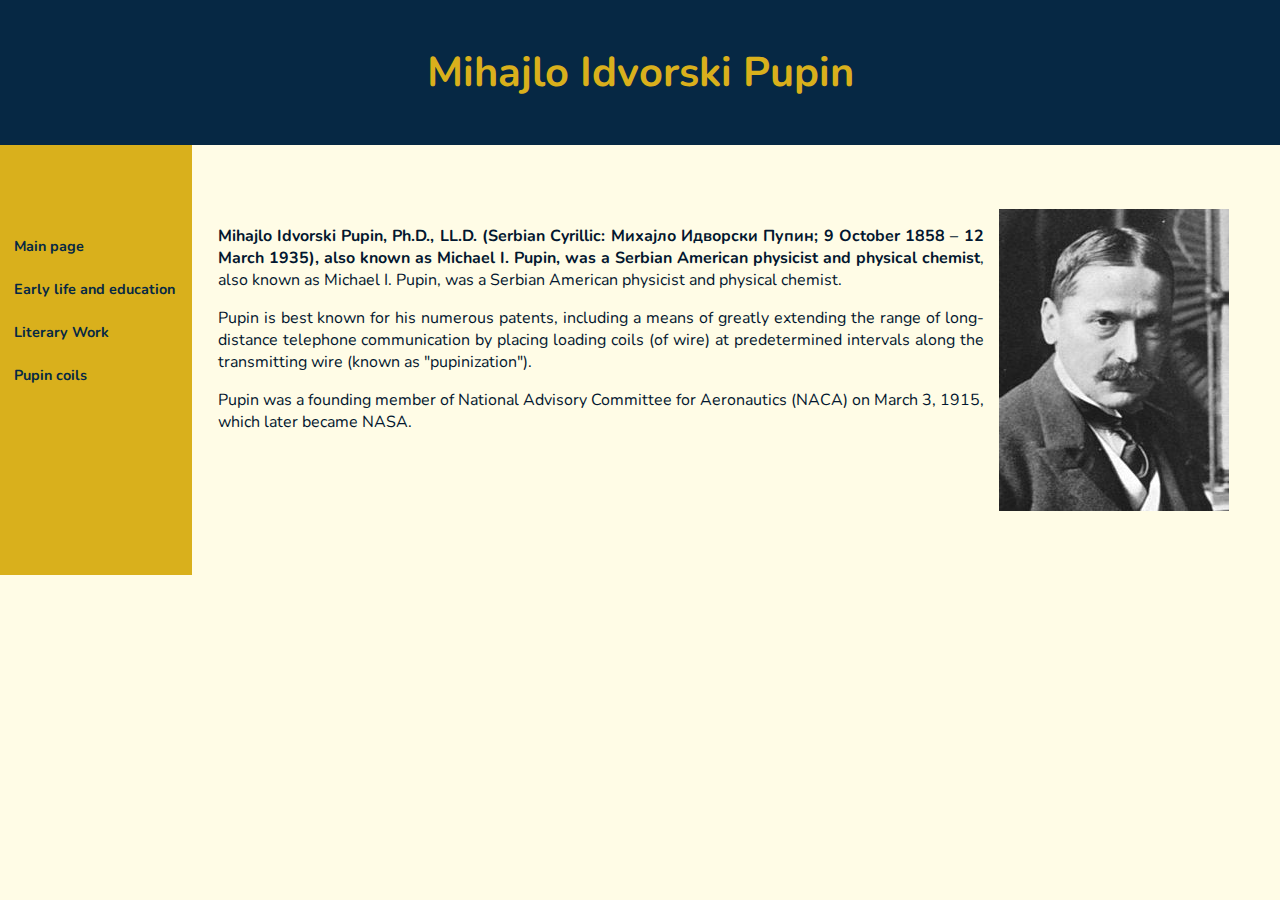
<file: index.html>
<!DOCTYPE html>

<!--Vuković Saša
salevuk16@gmail.com
Assignment: Mini HTML sajt
-->

<html lang="en-US">

<head>
    <meta charset="utf-8">
    <link href="https://fonts.googleapis.com/css?family=Nunito:400,700&display=swap&subset=cyrillic" rel="stylesheet">
    <link rel="stylesheet" href="style.css">
    <title>Mini HTML sajt</title>
</head>

<body>

<header><h1>Mihajlo Idvorski Pupin</h1></header>
<div class="flex">
<aside>
    <nav>
        <ul>
            <li><a href="index.html">Main page</a></li>
            <li><a href="education.html">Early life and education</a></li>
            <li><a href="literary.html">Literary Work</a></li>
            <li><a href="coils.html">Pupin coils</a></li>
        </ul>
    </nav>
</aside>

 <div class="content">
 <img id="mip" src="media/pupin.jpg" alt="Mihajlo Idvorski Pupin">

    <p>
        <strong>Mihajlo Idvorski Pupin, Ph.D., LL.D. (Serbian Cyrillic: Михајло Идворски Пупин; 9 October 1858 – 12 March 1935), also known as Michael I. Pupin, was a Serbian American physicist and physical chemist</strong>, also known as Michael I. Pupin, was a Serbian American physicist and physical chemist.
    </p>

    <p>
        Pupin is best known for his numerous patents, including a means of greatly extending the range of long-distance telephone communication by placing loading coils (of wire) at predetermined intervals along the transmitting wire (known as "pupinization").
    </p>

    <p>
        Pupin was a founding member of National Advisory Committee for Aeronautics (NACA) on March 3, 1915, which later became NASA.
    </p>
 </div>
 </div>
</body>

</html>
</file>
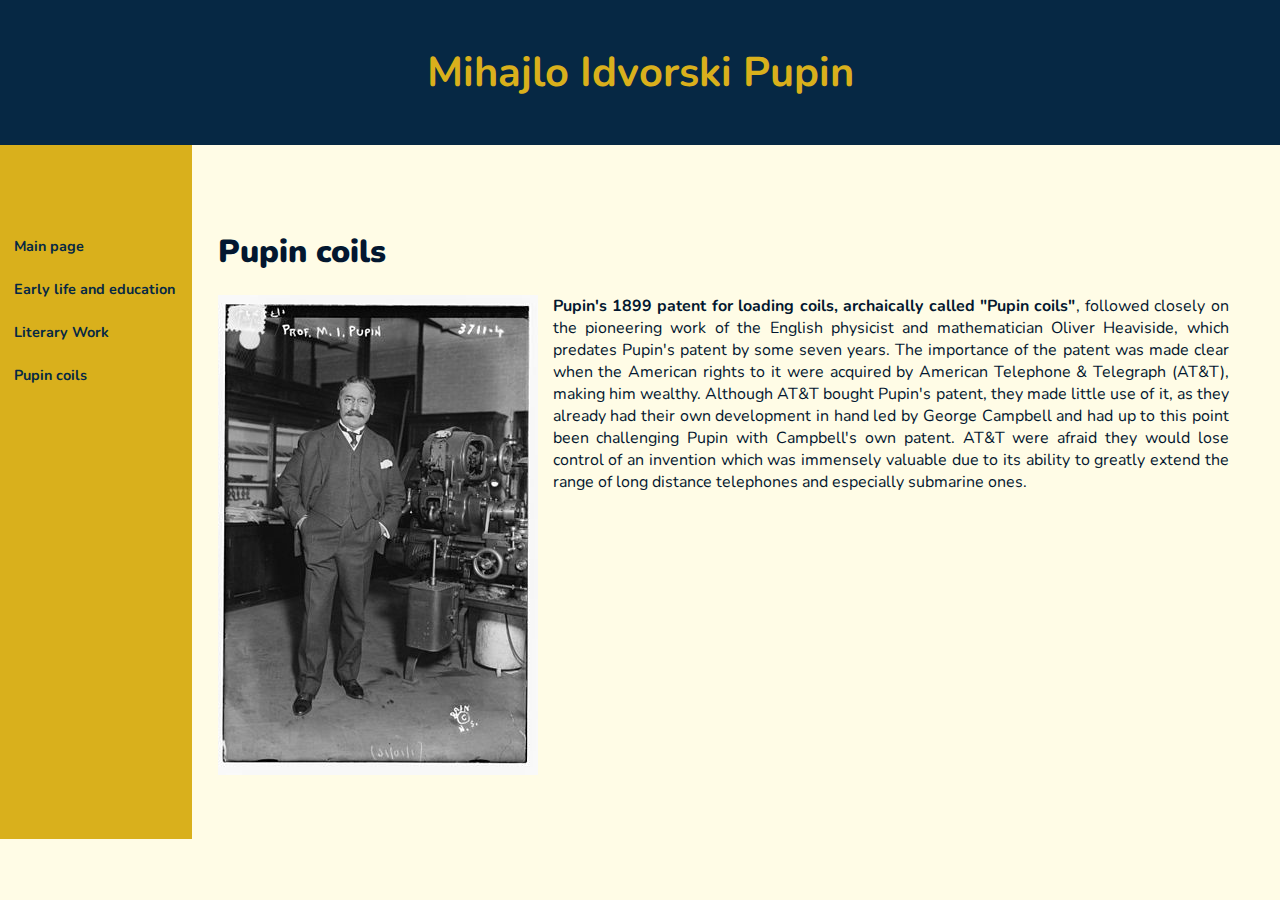
<file: coils.html>
<!DOCTYPE html>

<!--Vuković Saša
salevuk16@gmail.com
Assignment: Mini HTML sajt
-->

<html lang="en-US">

<head>
    <meta charset="utf-8">
       <link href="https://fonts.googleapis.com/css?family=Nunito:400,700&display=swap&subset=cyrillic" rel="stylesheet">
    <link rel="stylesheet" href="style.css">
    <title>Mini HTML sajt</title>
</head>

<body>

<header><h1>Mihajlo Idvorski Pupin</h1></header>
<div class="flex">
<aside>
    <nav>
        <ul>
            <li><a href="index.html">Main page</a></li>
            <li><a href="education.html">Early life and education</a></li>
            <li><a href="literary.html">Literary Work</a></li>
            <li><a href="coils.html">Pupin coils</a></li>
        </ul>
    </nav>
</aside>
<div class="content">
    <h1><b>Pupin coils</b></h1>

    <img id="p16" src="media/pupin-1916.jpg" alt="Mihajlo Idvorski Pupin">

    <p>
        <strong>Pupin's 1899 patent for loading coils, archaically called "Pupin coils"</strong>, followed closely on the pioneering work of the English physicist and mathematician Oliver Heaviside, which predates Pupin's patent by some seven years. The importance of the patent was made clear when the American rights to it were acquired by American Telephone &amp; Telegraph (AT&amp;T), making him wealthy. Although AT&amp;T bought Pupin's patent, they made little use of it, as they already had their own development in hand led by George Campbell and had up to this point been challenging Pupin with Campbell's own patent. AT&amp;T were afraid they would lose control of an invention which was immensely valuable due to its ability to greatly extend the range of long distance telephones and especially submarine ones.
    </p>

</div>
</div>
</body>

</html>
</file>
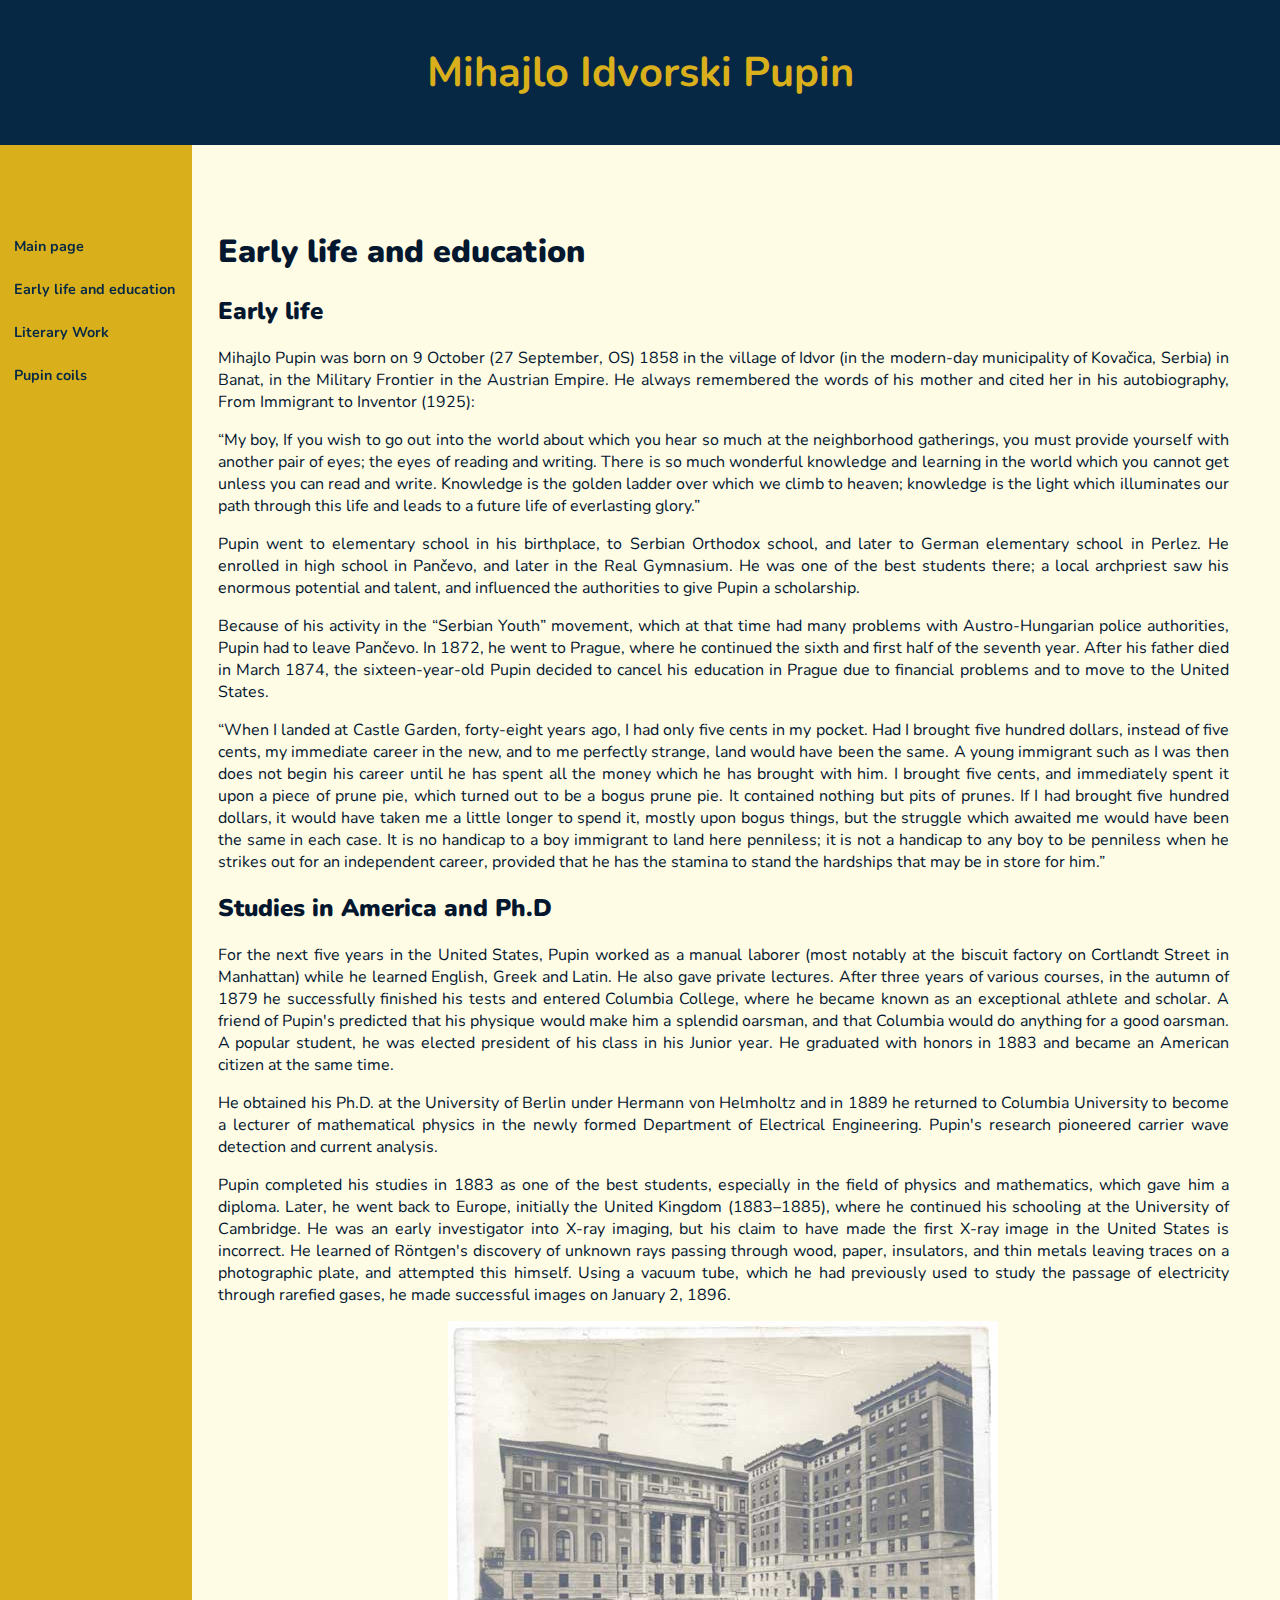
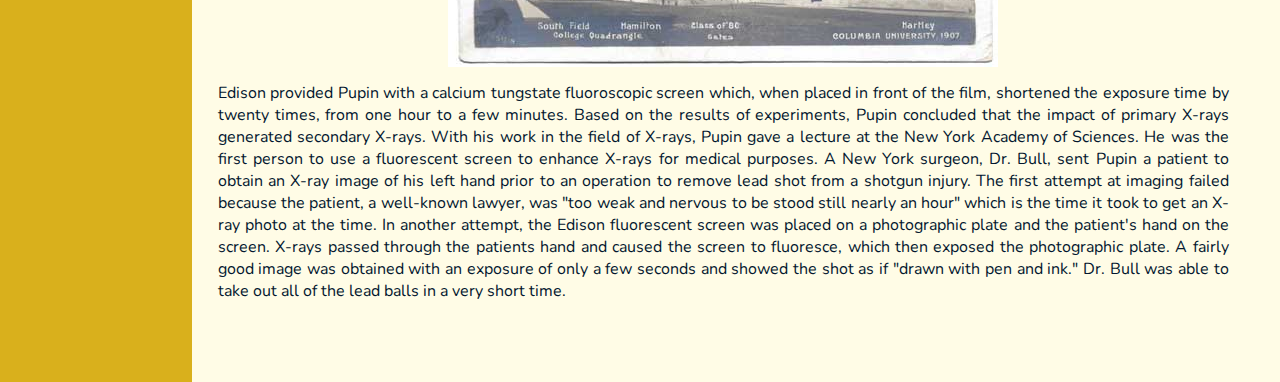
<file: education.html>
<!DOCTYPE html>

<!--Vuković Saša
salevuk16@gmail.com
Assignment: Mini HTML sajt
-->

<html lang="en-US">

<head>
    <meta charset="utf-8">
        <link href="https://fonts.googleapis.com/css?family=Nunito:400,700&display=swap&subset=cyrillic" rel="stylesheet">
    <link rel="stylesheet" href="style.css">
    <title>Mini HTML sajt</title>
</head>

<body>

<header><h1>Mihajlo Idvorski Pupin</h1></header>

<div class="flex">

<aside>
    <nav>
        <ul>
            <li><a href="index.html">Main page</a></li>
            <li><a href="education.html">Early life and education</a></li>
            <li><a href="literary.html">Literary Work</a></li>
            <li><a href="coils.html">Pupin coils</a></li>
        </ul>
    </nav>
</aside>
<div class="content">
    <h1><b>Early life and education</b></h1>
    <h2><b>Early life</b></h2>

    <p>
        Mihajlo Pupin was born on 9 October (27 September, OS) 1858 in the village of Idvor (in the modern-day municipality of Kovačica, Serbia) in Banat, in the Military Frontier in the Austrian Empire. He always remembered the words of his mother and cited her in his autobiography, From Immigrant to Inventor (1925):
    </p>

    <p>
        “My boy, If you wish to go out into the world about which you hear so much at the neighborhood gatherings, you must provide yourself with another pair of eyes; the eyes of reading and writing. There is so much wonderful knowledge and learning in the world which you cannot get unless you can read and write. Knowledge is the golden ladder over which we climb to heaven; knowledge is the light which illuminates our path through this life and leads to a future life of everlasting glory.”
    </p>

    <p>
        Pupin went to elementary school in his birthplace, to Serbian Orthodox school, and later to German elementary school in Perlez. He enrolled in high school in Pančevo, and later in the Real Gymnasium. He was one of the best students there; a local archpriest saw his enormous potential and talent, and influenced the authorities to give Pupin a scholarship.
    </p>

    <p>
        Because of his activity in the “Serbian Youth” movement, which at that time had many problems with Austro-Hungarian police authorities, Pupin had to leave Pančevo. In 1872, he went to Prague, where he continued the sixth and first half of the seventh year. After his father died in March 1874, the sixteen-year-old Pupin decided to cancel his education in Prague due to financial problems and to move to the United States.
    </p>

    <p>
        “When I landed at Castle Garden, forty-eight years ago, I had only five cents in my pocket. Had I brought five hundred dollars, instead of five cents, my immediate career in the new, and to me perfectly strange, land would have been the same. A young immigrant such as I was then does not begin his career until he has spent all the money which he has brought with him. I brought five cents, and immediately spent it upon a piece of prune pie, which turned out to be a bogus prune pie. It contained nothing but pits of prunes. If I had brought five hundred dollars, it would have taken me a little longer to spend it, mostly upon bogus things, but the struggle which awaited me would have been the same in each case. It is no handicap to a boy immigrant to land here penniless; it is not a handicap to any boy to be penniless when he strikes out for an independent career, provided that he has the stamina to stand the hardships that may be in store for him.”
    </p>


    <h2><b>Studies in America and Ph.D</b></h2>

    <p>
        For the next five years in the United States, Pupin worked as a manual laborer (most notably at the biscuit factory on Cortlandt Street in Manhattan) while he learned English, Greek and Latin. He also gave private lectures. After three years of various courses, in the autumn of 1879 he successfully finished his tests and entered Columbia College, where he became known as an exceptional athlete and scholar. A friend of Pupin's predicted that his physique would make him a splendid oarsman, and that Columbia would do anything for a good oarsman. A popular student, he was elected president of his class in his Junior year. He graduated with honors in 1883 and became an American citizen at the same time.
    </p>

    <p>
        He obtained his Ph.D. at the University of Berlin under Hermann von Helmholtz and in 1889 he returned to Columbia University to become a lecturer of mathematical physics in the newly formed Department of Electrical Engineering. Pupin's research pioneered carrier wave detection and current analysis.
    </p>

    <p>
        Pupin completed his studies in 1883 as one of the best students, especially in the field of physics and mathematics, which gave him a diploma. Later, he went back to Europe, initially the United Kingdom (1883–1885), where he continued his schooling at the University of Cambridge. He was an early investigator into X-ray imaging, but his claim to have made the first X-ray image in the United States is incorrect. He learned of Röntgen's discovery of unknown rays passing through wood, paper, insulators, and thin metals leaving traces on a photographic plate, and attempted this himself. Using a vacuum tube, which he had previously used to study the passage of electricity through rarefied gases, he made successful images on January 2, 1896.<img id="unv" src="media/university.jpg" alt="Colombia university 1907">Edison provided Pupin with a calcium tungstate fluoroscopic screen which, when placed in front of the film, shortened the exposure time by twenty times, from one hour to a few minutes. Based on the results of experiments, Pupin concluded that the impact of primary X-rays generated secondary X-rays. With his work in the field of X-rays, Pupin gave a lecture at the New York Academy of Sciences. He was the first person to use a fluorescent screen to enhance X-rays for medical purposes. A New York surgeon, Dr. Bull, sent Pupin a patient to obtain an X-ray image of his left hand prior to an operation to remove lead shot from a shotgun injury. The first attempt at imaging failed because the patient, a well-known lawyer, was "too weak and nervous to be stood still nearly an hour" which is the time it took to get an X-ray photo at the time. In another attempt, the Edison fluorescent screen was placed on a photographic plate and the patient's hand on the screen. X-rays passed through the patients hand and caused the screen to fluoresce, which then exposed the photographic plate. A fairly good image was obtained with an exposure of only a few seconds and showed the shot as if "drawn with pen and ink." Dr. Bull was able to take out all of the lead balls in a very short time.
    </p>

</div>
</div>
</body>

</html>
</file>
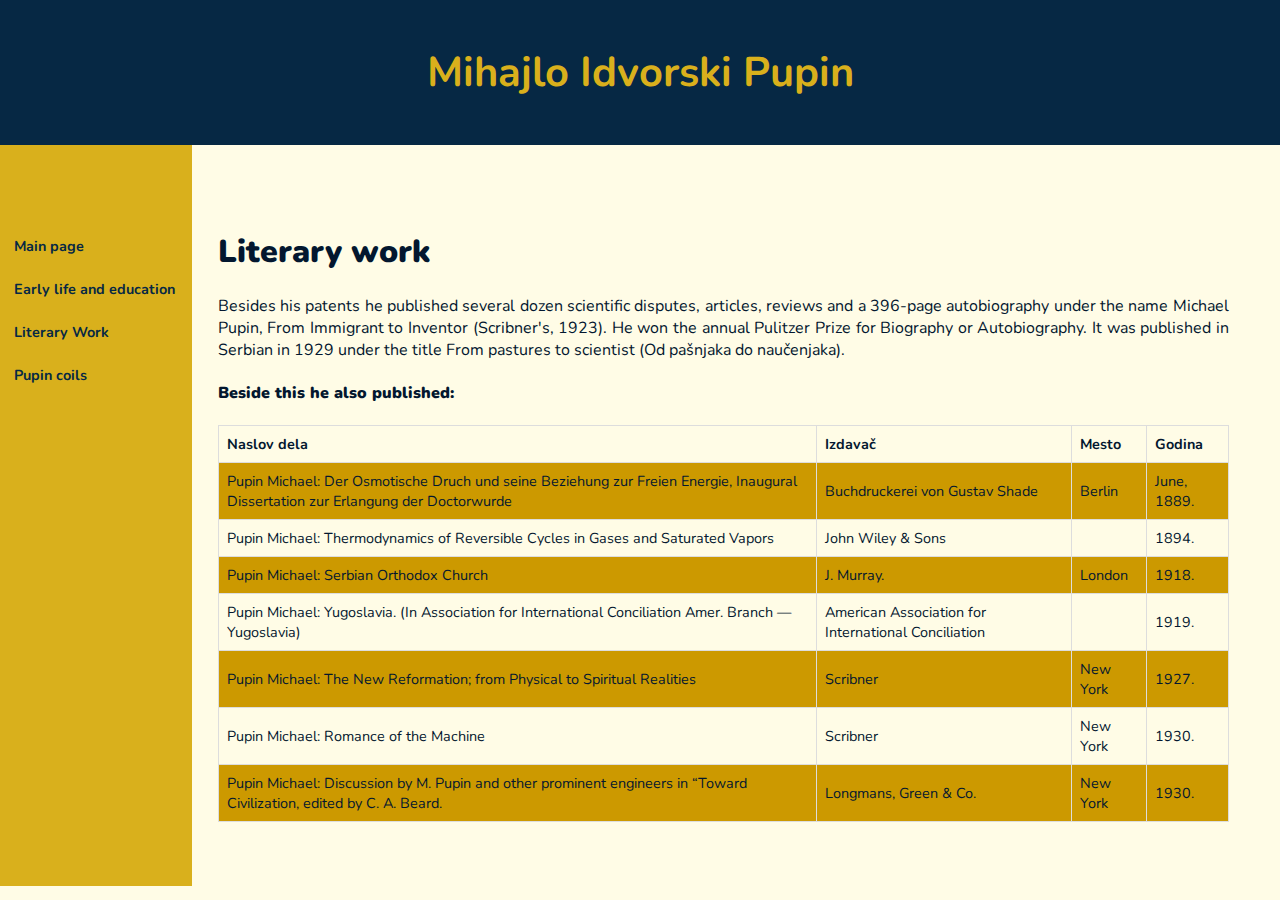
<file: literary.html>
<!DOCTYPE html>

<!--Vuković Saša
salevuk16@gmail.com
Assignment: Mini HTML sajt
-->

<html lang="en-US">

<head>
    <meta charset="utf-8">
        <link href="https://fonts.googleapis.com/css?family=Nunito:400,700&display=swap&subset=cyrillic" rel="stylesheet">
    <link rel="stylesheet" href="style.css">
    <title>Mini HTML sajt</title>
</head>

<body>

<header><h1>Mihajlo Idvorski Pupin</h1></header>
<div class="flex">
<aside>
    <nav>
        <ul>
            <li><a href="index.html">Main page</a></li>
            <li><a href="education.html">Early life and education</a></li>
            <li><a href="literary.html">Literary Work</a></li>
            <li><a href="coils.html">Pupin coils</a></li>
        </ul>
    </nav>
</aside>
<div class="content">
    <h1><b>Literary work</b></h1>

    <p>

        Besides his patents he published several dozen scientific disputes, articles, reviews and a 396-page autobiography under the name Michael Pupin, From Immigrant to Inventor (Scribner's, 1923). He won the annual Pulitzer Prize for Biography or Autobiography. It was published in Serbian in 1929 under the title From pastures to scientist (Od pašnjaka do naučenjaka).
    </p>

    <h4><b>Beside this he also published:</b></h4>

   <table>
       <tr>
           <th>Naslov dela</th>
           <th>Izdavač</th>
           <th>Mesto</th>
           <th>Godina</th>
       </tr>
       <tr>
           <td>Pupin Michael: Der Osmotische Druch und seine Beziehung zur Freien Energie, Inaugural Dissertation zur Erlangung der Doctorwurde</td>
           <td>Buchdruckerei von Gustav Shade</td>
           <td>Berlin</td>
           <td>June, 1889.</td>
       </tr>
       <tr>
           <td>Pupin Michael: Thermodynamics of Reversible Cycles in Gases and Saturated Vapors</td>
           <td>John Wiley &amp; Sons</td>
           <td></td>
           <td>1894.</td>
       </tr>
       <tr>
           <td>Pupin Michael: Serbian Orthodox Church</td>
           <td>J. Murray.</td>
           <td>London</td>
           <td>1918.</td>
       </tr>
       <tr>
           <td>Pupin Michael: Yugoslavia. (In Association for International Conciliation Amer. Branch —Yugoslavia)</td>
           <td>American Association for International Conciliation</td>
           <td></td>
           <td>1919.</td>
       </tr>
       <tr>
           <td>Pupin Michael: The New Reformation; from Physical to Spiritual Realities</td>
           <td>Scribner</td>
           <td>New York</td>
           <td>1927.</td>
       </tr>
       <tr>
           <td>Pupin Michael: Romance of the Machine</td>
           <td>Scribner</td>
           <td>New York</td>
           <td>1930.</td>
       </tr>
       <tr>
           <td>Pupin Michael: Discussion by M. Pupin and other prominent engineers in “Toward Civilization, edited by C. A. Beard.</td>
           <td>Longmans, Green &amp; Co.</td>
           <td>New York</td>
           <td>1930.</td>
       </tr>
   </table>

</div>
</div>
</body>

</html>
</file>
<file: style.css>
html {
     padding: 0;
}

body {
    font-family: 'Nunito', sans-serif;
    margin: 0;
    color: #03172F;
    background-color: #fffce6
}

header {
    text-align: center;
    padding: 1em 0 1em 0;
    background-color: #062844;

}

header>h1{
    color: #D9B01C;
    font-size:2.6em;
}

.flex {
    display: flex;
    height: auto;
}

aside, .content {
    box-sizing: border-box;
}

aside {
    padding-top: 5%;
    width: 15vw;
    float: left;
    background-color: #D9B01C;
}

aside::after {
    content: "";
    clear: both;
    display: table;
}

.content {
    width: 83vw;
    clear:left;
    display: inline-block;
    padding: 5% 2%;
}

#mip {
    float: right;
    margin-left: 15px;
}

#unv {
    display: block;
    margin: 15px auto;
}

#p16 {
    float: left;
    margin-right: 15px;
}

p {
   text-align: justify;

}

nav {
    width: 100%;
    position: sticky;
    top: 0;
}

ul {
    list-style-type: none;
    padding-left: 0;
}

a{
    padding: 0.8em 0.2em 0.8em 1em;
    text-decoration: none;
    font-size: 0.9em;
    color: #062844;
    font-weight: bold;
    display: block;
}

a:hover {
    background-color: #062844 ;
    color: #D9B01C;
}

table {
    border-collapse: collapse;
    width: 100%;
}

td, th {
    border: 1px solid #dddddd;
    text-align: left;
    padding: 8px;
    font-size: 0.9em;
}

tr:nth-child(even) {
    background-color: #CC9900;
}
</file>
